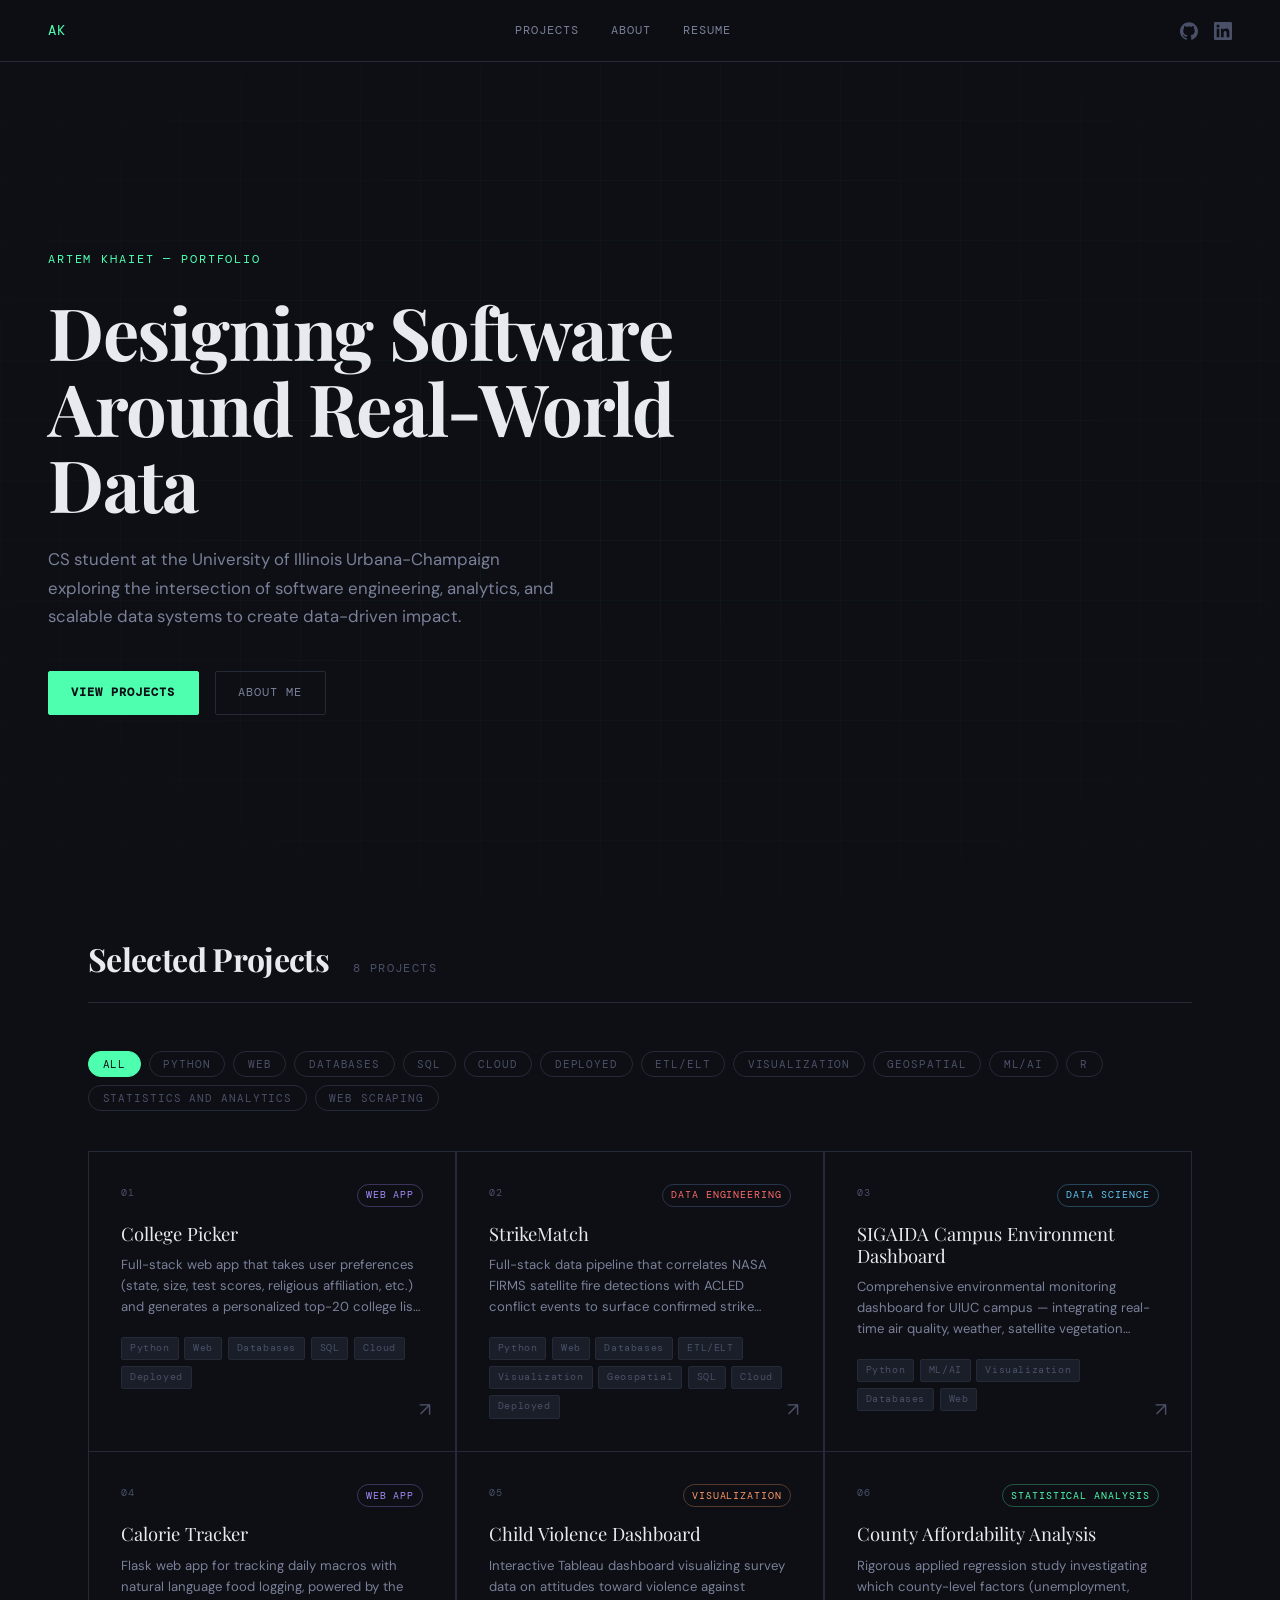
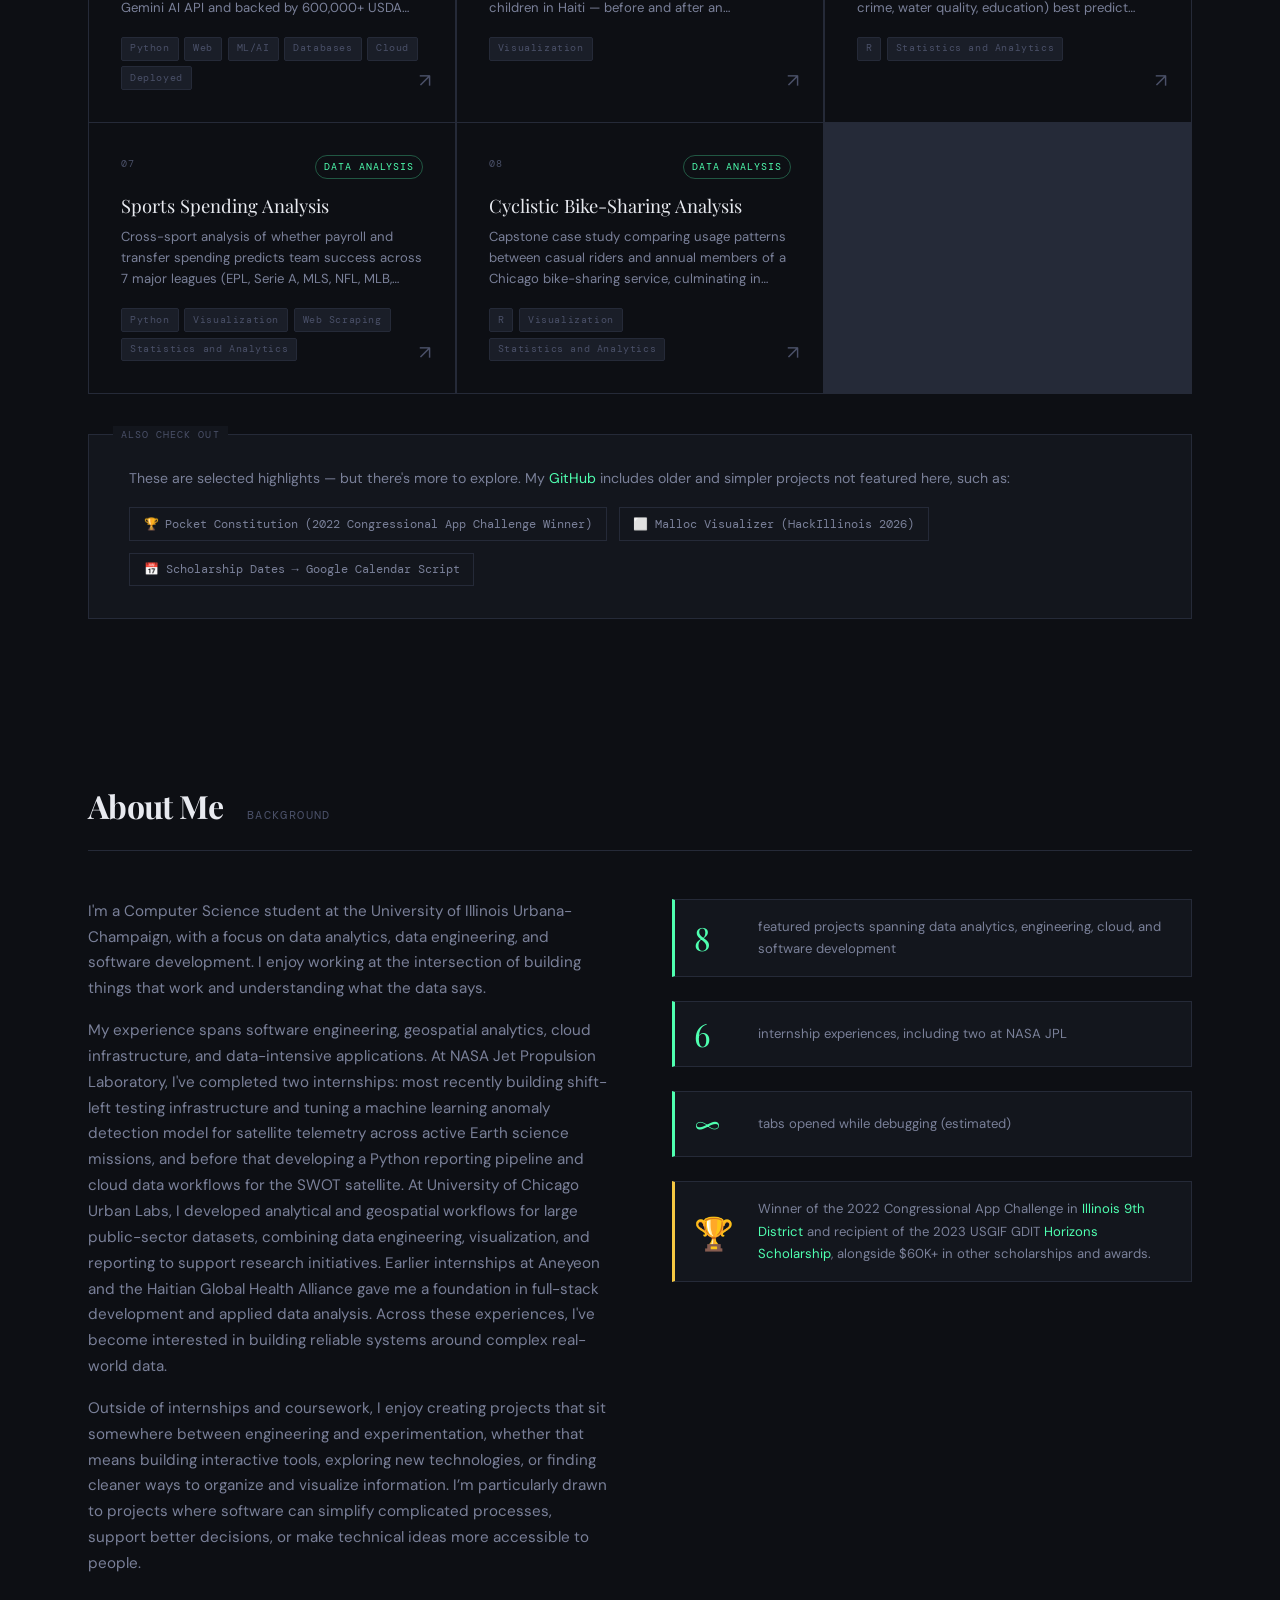
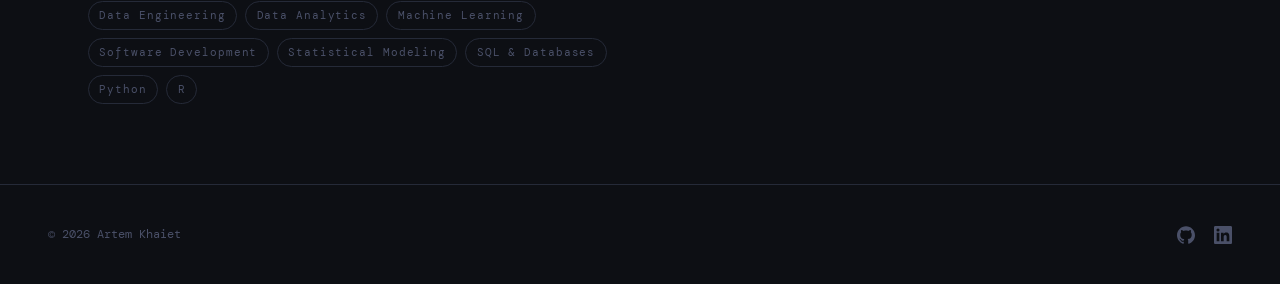
<file: index.html>
<!DOCTYPE html>
<html lang="en">
<head>
  <meta charset="UTF-8" />
  <meta name="viewport" content="width=device-width, initial-scale=1.0" />
  <title>Artem Khaiet — Portfolio</title>
  <meta name="description" content="CS student at UIUC designing software around real-world data — full-stack apps, data engineering pipelines, and statistical analysis." />
  <link rel="icon" type="image/svg+xml" href="/portfolio/favicon.svg" />
  <link rel="stylesheet" href="css/style.css" />
  <meta property="og:type" content="website" />
  <meta property="og:title" content="Artem Khaiet — Portfolio" />
  <meta property="og:description" content="CS student at UIUC designing software around real-world data — full-stack apps, data engineering pipelines, and statistical analysis." />
  <meta property="og:url" content="https://artkha1.github.io/portfolio/" />
  <meta name="twitter:card" content="summary" />
  <meta name="twitter:title" content="Artem Khaiet — Portfolio" />
  <meta name="twitter:description" content="CS student at UIUC designing software around real-world data — full-stack apps, data engineering pipelines, and statistical analysis." />
</head>
<body>

<nav id="main-nav"></nav>

<!-- ── HERO ── -->
<header class="hero">
  <div class="hero-grid"></div>
  <p class="hero-eyebrow">Artem Khaiet — Portfolio</p>
  <h1>Designing Software Around Real-World Data</h1>
  <p class="hero-desc">CS student at the University of Illinois Urbana-Champaign exploring the intersection of software engineering, analytics, and scalable data systems to create data-driven impact.</p>
  <div class="hero-cta">
    <a href="#projects" class="btn btn-primary">View Projects</a>
    <a href="#about" class="btn btn-secondary">About Me</a>
  </div>
</header>

<!-- ── PROJECTS ── -->
<section id="projects" style="max-width:1200px;padding-top:2rem;">
  <div class="section-header">
    <h2>Selected Projects</h2>
    <span class="section-label">8 projects</span>
  </div>

  <!-- Filter bar -->
  <div class="filter-bar" id="filter-bar">
    <button class="filter-btn active" data-tag="All">All</button>
  </div>

  <!-- Grid -->
  <div class="projects-grid" id="projects-grid"></div>

  <!-- Other projects note -->
  <div class="other-projects" style="margin-top:2.5rem;" id="other-projects-note"></div>
</section>

<!-- ── ABOUT ── -->
<section id="about">
  <div class="section-header">
    <h2>About Me</h2>
    <span class="section-label">Background</span>
  </div>
  <div class="about-grid">
    <div class="about-text">
      <p>I'm a Computer Science student at the University of Illinois Urbana-Champaign, with a focus on data analytics, data engineering, and software development. I enjoy working at the intersection of building things that work and understanding what the data says.</p>
      <p>My experience spans software engineering, geospatial analytics, cloud infrastructure, and data-intensive applications. At NASA Jet Propulsion Laboratory, I've completed two internships: most recently building shift-left testing infrastructure and tuning a machine learning anomaly detection model for satellite telemetry across active Earth science missions, and before that developing a Python reporting pipeline and cloud data workflows for the SWOT satellite. At University of Chicago Urban Labs, I developed analytical and geospatial workflows for large public-sector datasets, combining data engineering, visualization, and reporting to support research initiatives. Earlier internships at Aneyeon and the Haitian Global Health Alliance gave me a foundation in full-stack development and applied data analysis. Across these experiences, I've become interested in building reliable systems around complex real-world data.</p>
      <p>Outside of internships and coursework, I enjoy creating projects that sit somewhere between engineering and experimentation, whether that means building interactive tools, exploring new technologies, or finding cleaner ways to organize and visualize information. I’m particularly drawn to projects where software can simplify complicated processes, support better decisions, or make technical ideas more accessible to people.</p>
      <div class="about-interests">
        <span class="tag-chip">Data Engineering</span>
        <span class="tag-chip">Data Analytics</span>
        <span class="tag-chip">Machine Learning</span>
        <span class="tag-chip">Software Development</span>
        <span class="tag-chip">Statistical Modeling</span>
        <span class="tag-chip">SQL & Databases</span>
        <span class="tag-chip">Python</span>
        <span class="tag-chip">R</span>
      </div>
    </div>
    <div class="about-stats">
      <div class="stat-row">
        <span class="stat-num">8</span>
        <span class="stat-desc">featured projects spanning data analytics, engineering, cloud, and software development</span>
      </div>
      <div class="stat-row">
        <span class="stat-num">6</span>
        <span class="stat-desc">internship experiences, including two at NASA JPL</span>
      </div>
      <div class="stat-row">
        <span class="stat-num">∞</span>
        <span class="stat-desc">tabs opened while debugging (estimated)</span>
      </div>
      <div class="stat-row" style="border-left-color: var(--gold);">
        <span class="stat-num" style="color:var(--gold);">🏆</span>
        <span class="stat-desc">Winner of the 2022 Congressional App Challenge in <a href="https://www.congressionalappchallenge.us/22-IL09" target="_blank">Illinois 9th District</a> and recipient of the 2023 USGIF GDIT <a href="https://usgif.org/2023-usgif-scholarship-awardees/#artem-khaiet" target="_blank">Horizons Scholarship</a>, alongside $60K+ in other scholarships and awards.</span>
      </div>
    </div>
  </div>
</section>

<footer id="main-footer" style="max-width:none;"></footer>

<script src="js/data.js"></script>
<script>
  // ── Collect all unique tags ──
  const ALL_TAGS = ['All'];
  PROJECTS.forEach(p => p.tags.forEach(t => { if (!ALL_TAGS.includes(t)) ALL_TAGS.push(t); }));

  // ── Render filter buttons ──
  const filterBar = document.getElementById('filter-bar');
  ALL_TAGS.forEach(tag => {
    if (tag === 'All') return; // already added in HTML
    const btn = document.createElement('button');
    btn.className = 'filter-btn';
    btn.dataset.tag = tag;
    btn.textContent = tag;
    filterBar.appendChild(btn);
  });

  // ── Render project cards ──
  function renderCards(activeTag) {
    const grid = document.getElementById('projects-grid');
    grid.innerHTML = '';
    const filtered = activeTag === 'All' ? PROJECTS : PROJECTS.filter(p => p.tags.includes(activeTag));
    filtered.forEach(p => {
      const card = document.createElement('a');
      card.className = 'project-card';
      card.href = `projects/${p.id}.html`;

      const badgeMap = { web: 'badge-web', award: 'badge-award', viz: 'badge-viz', datasci: 'badge-datasci', dataeng: 'badge-dataeng' };
      const badgeClass = badgeMap[p.badge] || 'badge-data';

      card.innerHTML = `
        <div class="card-meta">
          <span class="card-num">${p.num}</span>
          <span class="card-badge ${badgeClass}">${p.badgeLabel}</span>
        </div>
        <div class="card-title">${p.title}</div>
        <div class="card-desc">${p.desc}</div>
        <div class="card-tags">
          ${p.tags.map(t => `<span class="card-tag">${t}</span>`).join('')}
        </div>
        <span class="card-arrow">${ICONS.arrow}</span>
      `;
      grid.appendChild(card);
    });

    if (filtered.length === 0) {
      grid.innerHTML = `<div style="padding:3rem;color:var(--text-dim);font-family:var(--mono);font-size:0.8rem;background:var(--bg);">No projects match this filter.</div>`;
    }
  }

  // ── Filter click handler ──
  filterBar.addEventListener('click', e => {
    if (!e.target.classList.contains('filter-btn')) return;
    document.querySelectorAll('.filter-btn').forEach(b => b.classList.remove('active'));
    e.target.classList.add('active');
    renderCards(e.target.dataset.tag);
  });

  // ── Other projects note ──
  document.getElementById('other-projects-note').innerHTML = `
    <p>These are selected highlights — but there's more to explore. My <a href="https://github.com/artkha1" target="_blank">GitHub</a> includes older and simpler projects not featured here, such as:</p>
    <div class="other-links">
      <a class="other-link" href="https://github.com/artkha1/pocketConstitution" target="_blank">
        <span class="award-mark">🏆</span> Pocket Constitution (2022 Congressional App Challenge Winner)
      </a>
      <a class="other-link" href="https://github.com/artkha1/malloc_visualizer" target="_blank">
        ⬜ Malloc Visualizer (HackIllinois 2026)
      </a>
      <a class="other-link" href="https://github.com/artkha1/scholarship-dates" target="_blank">
        📅 Scholarship Dates → Google Calendar Script
      </a>
    </div>
  `;

  // ── Init ──
  buildNav();
  buildFooter();
  renderCards('All');
</script>
</body>
</html>
</file>
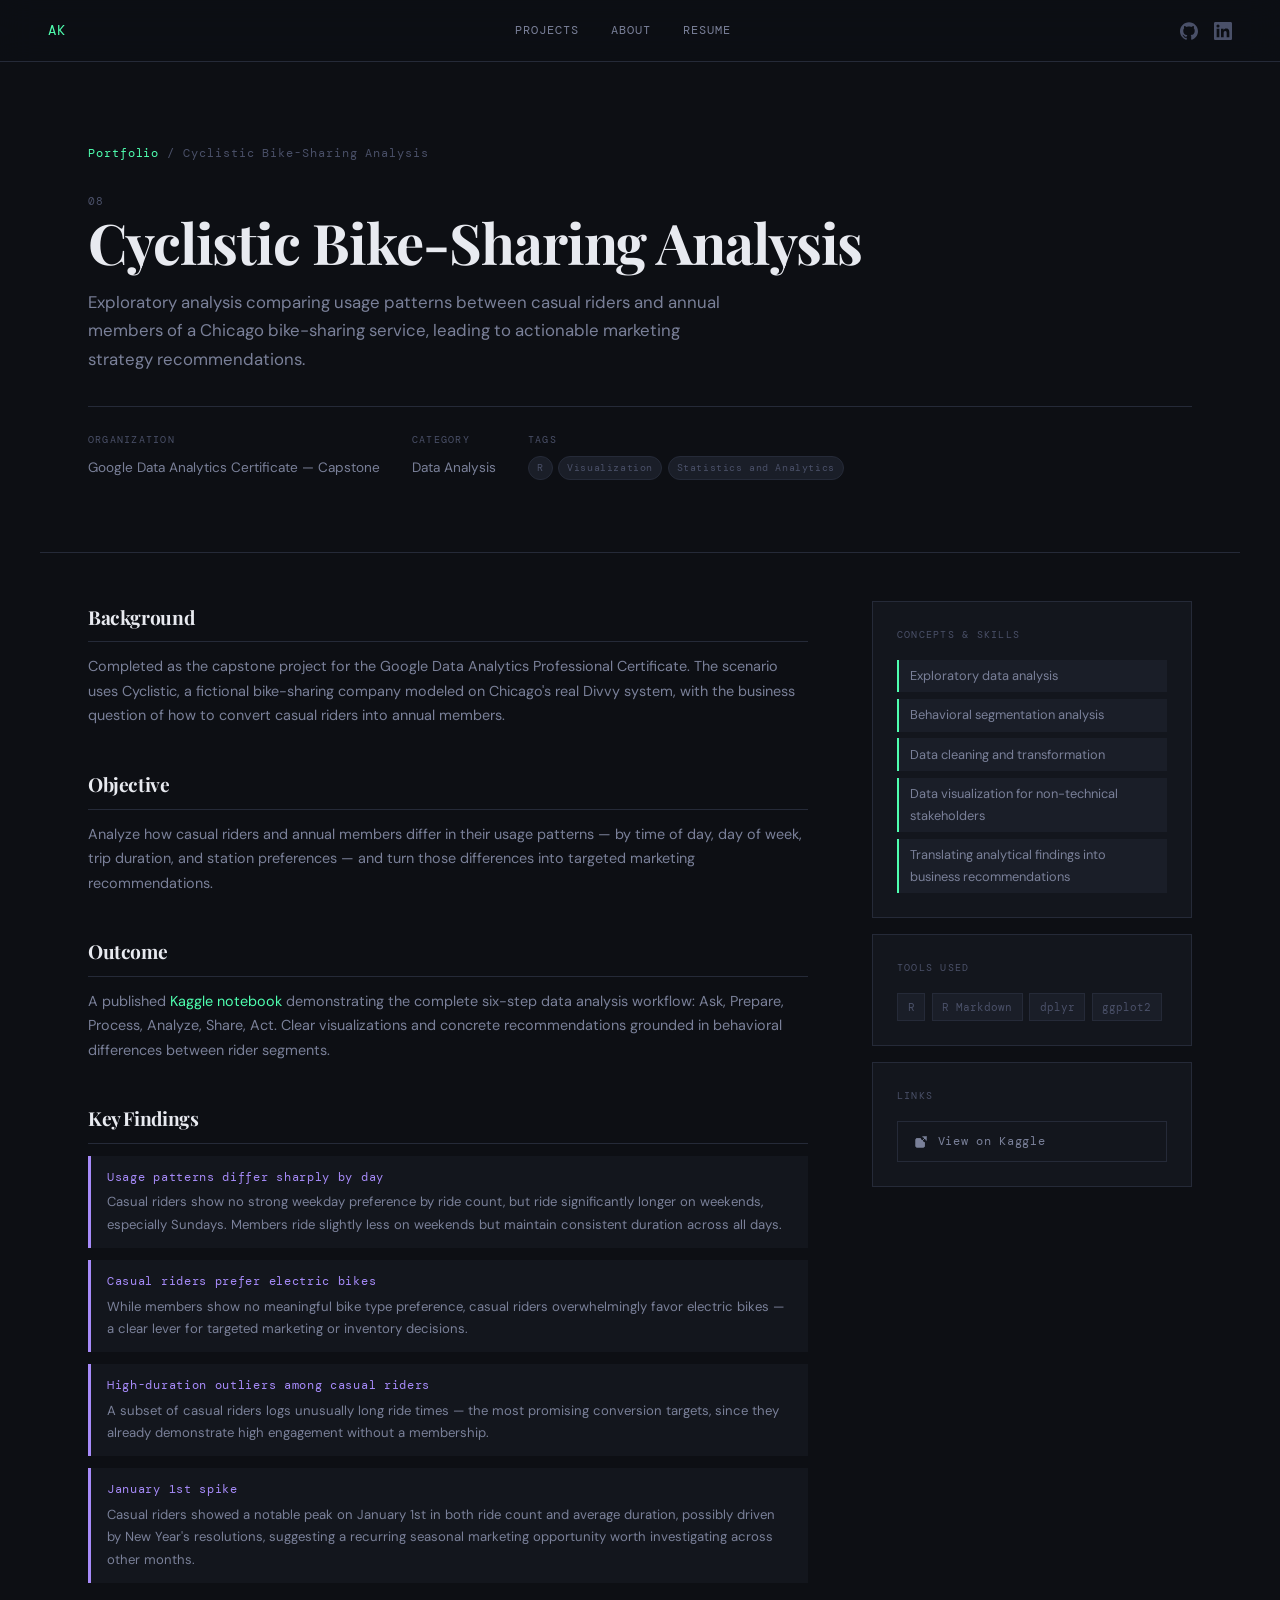
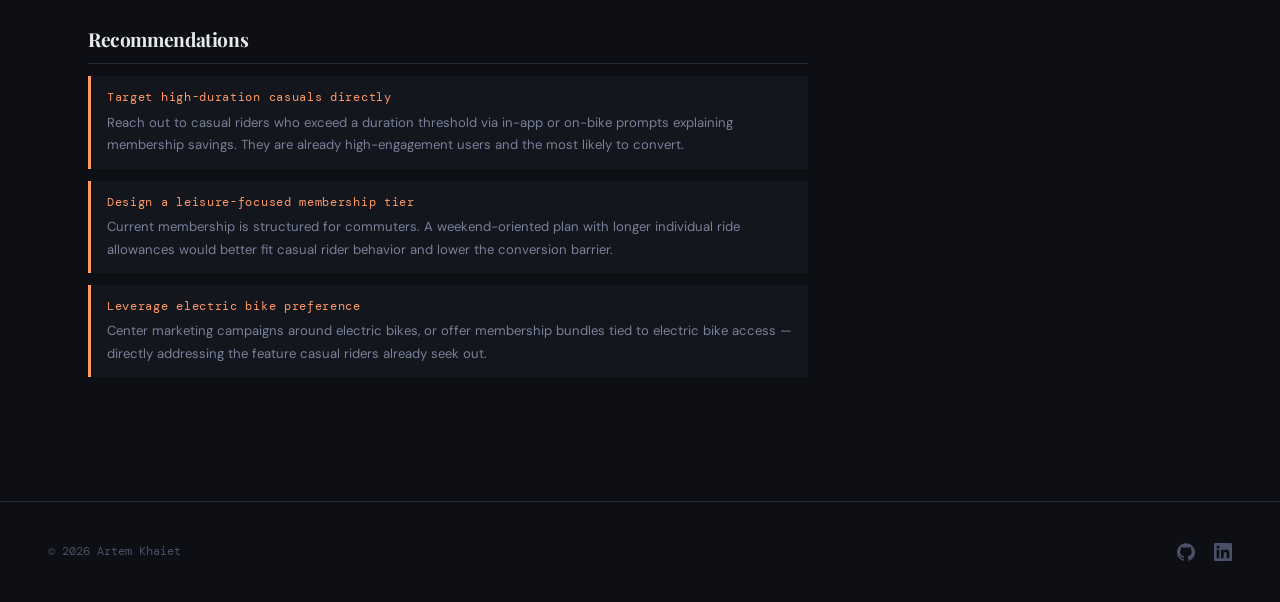
<file: projects/bike-sharing.html>
<!DOCTYPE html>
<html lang="en">
<head>
  <meta charset="UTF-8" />
  <meta name="viewport" content="width=device-width, initial-scale=1.0" />
  <title>Cyclistic Bike-Sharing Analysis — Artem Khaiet</title>
  <meta name="description" content="Capstone case study comparing usage patterns between casual riders and annual members of a Chicago bike-sharing service, culminating in data-driven marketing recommendations." />
  <link rel="icon" type="image/svg+xml" href="/portfolio/favicon.svg" />
  <link rel="stylesheet" href="../css/style.css" />
  <meta property="og:type" content="article" />
  <meta property="og:title" content="Cyclistic Bike-Sharing Analysis — Artem Khaiet" />
  <meta property="og:description" content="Capstone case study comparing usage patterns between casual riders and annual members of a Chicago bike-sharing service, culminating in data-driven marketing recommendations." />
  <meta property="og:url" content="https://artkha1.github.io/portfolio/projects/bike-sharing.html" />
  <meta name="twitter:card" content="summary" />
  <meta name="twitter:title" content="Cyclistic Bike-Sharing Analysis — Artem Khaiet" />
  <meta name="twitter:description" content="Capstone case study comparing usage patterns between casual riders and annual members of a Chicago bike-sharing service, culminating in data-driven marketing recommendations." />
</head>
<body class="project-page">

<nav id="main-nav"></nav>

<div class="project-hero">
  <div class="project-breadcrumb">
    <a href="../index.html">Portfolio</a>
    <span>/</span>
    <span>Cyclistic Bike-Sharing Analysis</span>
  </div>
  <span style="font-family:var(--mono);font-size:0.68rem;letter-spacing:0.1em;color:var(--text-dim);">08</span>
  <h1>Cyclistic Bike-Sharing Analysis</h1>
  <p class="lead">Exploratory analysis comparing usage patterns between casual riders and annual members of a Chicago bike-sharing service, leading to actionable marketing strategy recommendations.</p>
  <div class="project-meta-row">
    <div class="meta-item">
      <div class="meta-label">Organization</div>
      <div class="meta-value">Google Data Analytics Certificate — Capstone</div>
    </div>
    <div class="meta-item">
      <div class="meta-label">Category</div>
      <div class="meta-value">Data Analysis</div>
    </div>
    <div class="meta-item">
      <div class="meta-label">Tags</div>
      <div class="meta-tags"><span class="card-tag" style="border-radius:999px;">R</span><span class="card-tag" style="border-radius:999px;">Visualization</span><span class="card-tag" style="border-radius:999px;">Statistics and Analytics</span></div>
    </div>
  </div>
</div>

<div class="project-body">
  <div class="project-content">
    <h2>Background</h2>
    <p>Completed as the capstone project for the Google Data Analytics Professional Certificate. The scenario uses Cyclistic, a fictional bike-sharing company modeled on Chicago's real Divvy system, with the business question of how to convert casual riders into annual members.</p>

    <h2>Objective</h2>
    <p>Analyze how casual riders and annual members differ in their usage patterns — by time of day, day of week, trip duration, and station preferences — and turn those differences into targeted marketing recommendations.</p>

    <h2>Outcome</h2>
    <p>A published <a href="https://www.kaggle.com/code/artemkhaiet/cyclistic-analysis" target="_blank"> Kaggle notebook </a> demonstrating the complete six-step data analysis workflow: Ask, Prepare, Process, Analyze, Share, Act. Clear visualizations and concrete recommendations grounded in behavioral differences between rider segments.</p>
    
    <h2>Key Findings</h2>
    <div class="finding">
      <div class="finding-stat">Usage patterns differ sharply by day</div>
      <p>Casual riders show no strong weekday preference by ride count, but ride significantly longer on weekends, especially Sundays. Members ride slightly less on weekends but maintain consistent duration across all days.</p>
    </div>
    <div class="finding">
      <div class="finding-stat">Casual riders prefer electric bikes</div>
      <p>While members show no meaningful bike type preference, casual riders overwhelmingly favor electric bikes — a clear lever for targeted marketing or inventory decisions.</p>
    </div>
    <div class="finding">
      <div class="finding-stat">High-duration outliers among casual riders</div>
      <p>A subset of casual riders logs unusually long ride times — the most promising conversion targets, since they already demonstrate high engagement without a membership.</p>
    </div>
    <div class="finding">
      <div class="finding-stat">January 1st spike</div>
      <p>Casual riders showed a notable peak on January 1st in both ride count and average duration, possibly driven by New Year's resolutions, suggesting a recurring seasonal marketing opportunity worth investigating across other months.</p>
    </div>

    <h2>Recommendations</h2>
    <div class="finding" style="border-left-color: var(--accent5);">
      <div class="finding-stat" style="color:var(--accent5);">Target high-duration casuals directly</div>
      <p>Reach out to casual riders who exceed a duration threshold via in-app or on-bike prompts explaining membership savings. They are already high-engagement users and the most likely to convert.</p>
    </div>
    <div class="finding" style="border-left-color: var(--accent5);">
      <div class="finding-stat" style="color:var(--accent5);">Design a leisure-focused membership tier</div>
      <p>Current membership is structured for commuters. A weekend-oriented plan with longer individual ride allowances would better fit casual rider behavior and lower the conversion barrier.</p>
    </div>
    <div class="finding" style="border-left-color: var(--accent5);">
      <div class="finding-stat" style="color:var(--accent5);">Leverage electric bike preference</div>
      <p>Center marketing campaigns around electric bikes, or offer membership bundles tied to electric bike access — directly addressing the feature casual riders already seek out.</p>
    </div>
  </div>

  <div class="project-sidebar">
    <div class="sidebar-card">
      <div class="sidebar-title">Concepts &amp; Skills</div>
      <div class="skill-list">
        <div class="skill-item">Exploratory data analysis</div><div class="skill-item">Behavioral segmentation analysis</div><div class="skill-item">Data cleaning and transformation</div><div class="skill-item">Data visualization for non-technical stakeholders</div><div class="skill-item">Translating analytical findings into business recommendations</div>
      </div>
    </div>
    <div class="sidebar-card">
      <div class="sidebar-title">Tools Used</div>
      <div class="tool-list">
        <span class="tool-pill">R</span><span class="tool-pill">R Markdown</span><span class="tool-pill">dplyr</span><span class="tool-pill">ggplot2</span>
      </div>
    </div>
    <div class="sidebar-card">
      <div class="sidebar-title">Links</div>
      <div class="project-links"><a class="proj-link-btn" href="https://www.kaggle.com/code/artemkhaiet/cyclistic-analysis" target="_blank"><svg viewBox="0 0 24 24" fill="none" stroke="currentColor" stroke-width="1.5" xmlns="http://www.w3.org/2000/svg"><path d="M18 13v6a2 2 0 0 1-2 2H5a2 2 0 0 1-2-2V8a2 2 0 0 1 2-2h6M15 3h6v6M10 14 21 3" stroke-linecap="round" stroke-linejoin="round"/></svg> View on Kaggle</a></div></div>
  </div>
</div>

<footer id="main-footer" style="max-width:none;margin-top:4rem;"></footer>

<script src="../js/data.js"></script>
<script>
  buildNav();
  buildFooter();
</script>
</body>
</html>
</file>
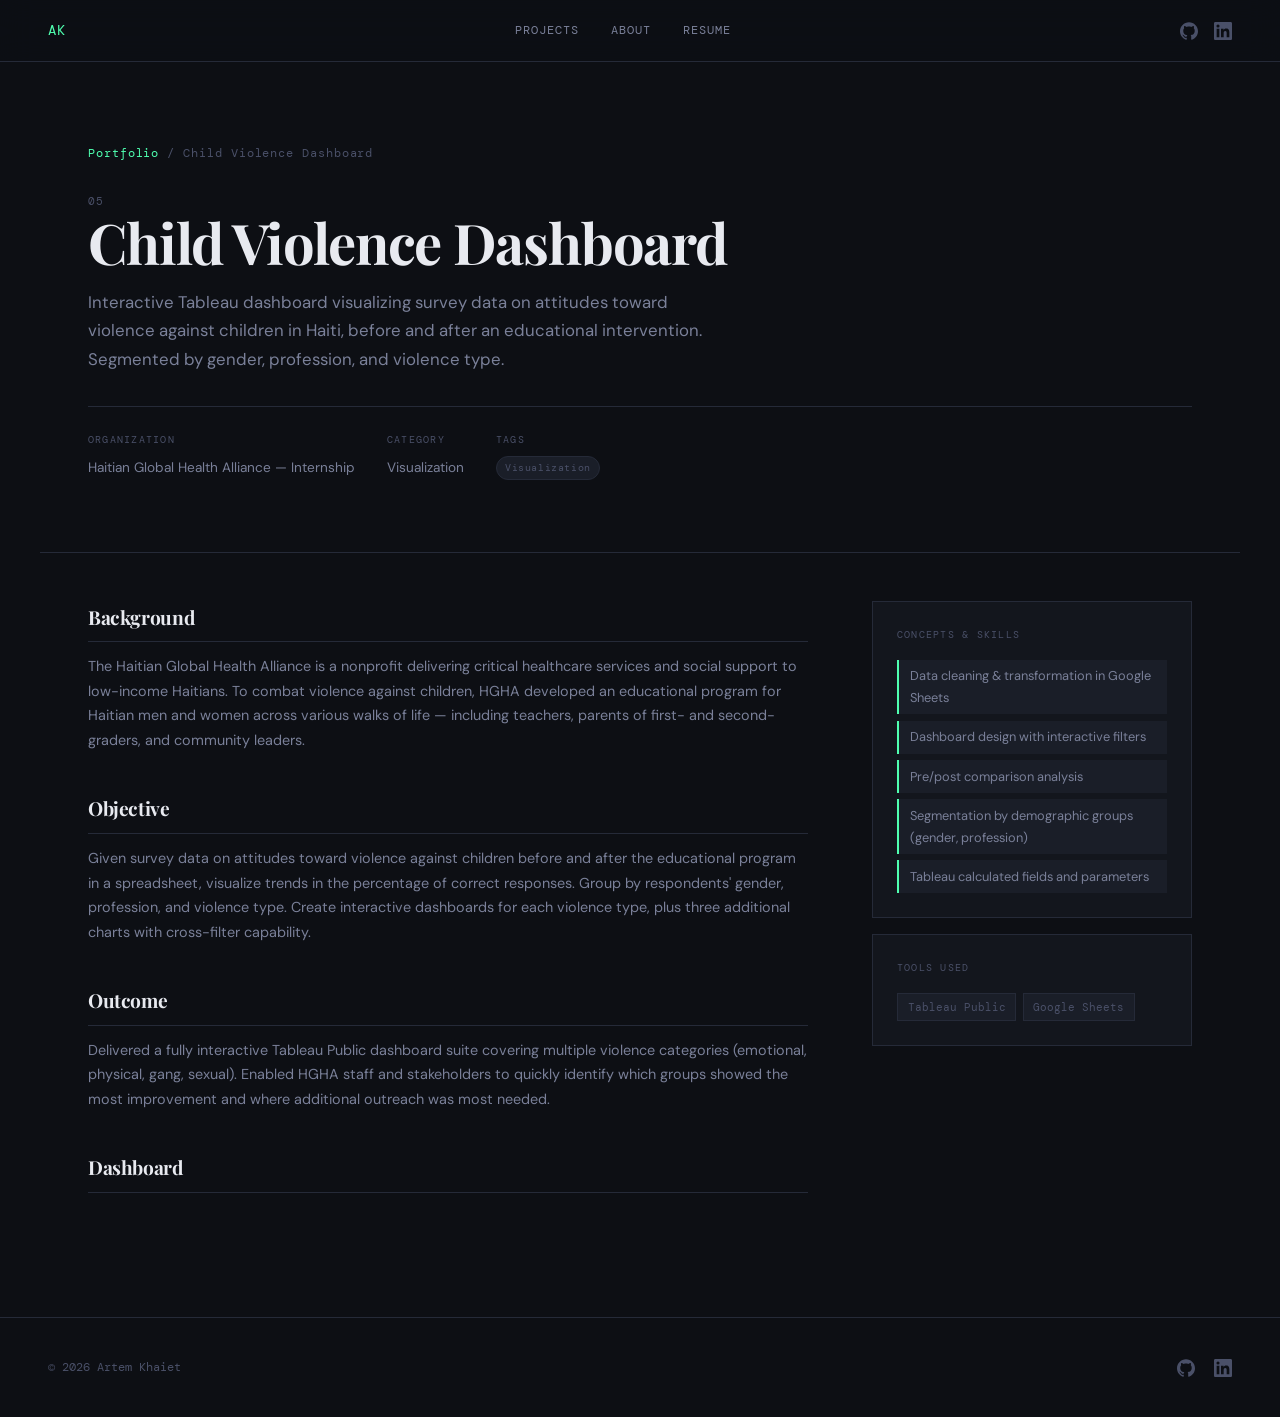
<file: projects/child-violence-dashboard.html>
<!DOCTYPE html>
<html lang="en">
<head>
  <meta charset="UTF-8" />
  <meta name="viewport" content="width=device-width, initial-scale=1.0" />
  <title>Child Violence Dashboard — Artem Khaiet</title>
  <meta name="description" content="Interactive Tableau dashboard visualizing survey data on attitudes toward violence against children in Haiti — before and after an educational intervention. Segmented by gender, profession, and violence type." />
  <link rel="icon" type="image/svg+xml" href="/portfolio/favicon.svg" />
  <link rel="stylesheet" href="../css/style.css" />
  <meta property="og:type" content="article" />
  <meta property="og:title" content="Child Violence Dashboard — Artem Khaiet" />
  <meta property="og:description" content="Interactive Tableau dashboard visualizing survey data on attitudes toward violence against children in Haiti — before and after an educational intervention. Segmented by gender, profession, and violence type." />
  <meta property="og:url" content="https://artkha1.github.io/portfolio/projects/child-violence-dashboard.html" />
  <meta name="twitter:card" content="summary" />
  <meta name="twitter:title" content="Child Violence Dashboard — Artem Khaiet" />
  <meta name="twitter:description" content="Interactive Tableau dashboard visualizing survey data on attitudes toward violence against children in Haiti — before and after an educational intervention. Segmented by gender, profession, and violence type." />
</head>
<body class="project-page">

<nav id="main-nav"></nav>

<div class="project-hero">
  <div class="project-breadcrumb">
    <a href="../index.html">Portfolio</a>
    <span>/</span>
    <span>Child Violence Dashboard</span>
  </div>
  <span style="font-family:var(--mono);font-size:0.68rem;letter-spacing:0.1em;color:var(--text-dim);">05</span>
  <h1>Child Violence Dashboard</h1>
  <p class="lead">Interactive Tableau dashboard visualizing survey data on attitudes toward violence against children in Haiti, before and after an educational intervention. Segmented by gender, profession, and violence type.</p>
  <div class="project-meta-row">
    <div class="meta-item">
      <div class="meta-label">Organization</div>
      <div class="meta-value">Haitian Global Health Alliance — Internship</div>
    </div>
    <div class="meta-item">
      <div class="meta-label">Category</div>
      <div class="meta-value">Visualization</div>
    </div>
    <div class="meta-item">
      <div class="meta-label">Tags</div>
      <div class="meta-tags"><span class="card-tag" style="border-radius:999px;">Visualization</span></div>
    </div>
  </div>
</div>

<div class="project-body">
  <div class="project-content">
    <h2>Background</h2>
    <p>The Haitian Global Health Alliance is a nonprofit delivering critical healthcare services and social support to low-income Haitians. To combat violence against children, HGHA developed an educational program for Haitian men and women across various walks of life — including teachers, parents of first- and second-graders, and community leaders.</p>

    <h2>Objective</h2>
    <p>Given survey data on attitudes toward violence against children before and after the educational program in a spreadsheet, visualize trends in the percentage of correct responses. Group by respondents' gender, profession, and violence type. Create interactive dashboards for each violence type, plus three additional charts with cross-filter capability.</p>

    <h2>Outcome</h2>
    <p>Delivered a fully interactive Tableau Public dashboard suite covering multiple violence categories (emotional, physical, gang, sexual). Enabled HGHA staff and stakeholders to quickly identify which groups showed the most improvement and where additional outreach was most needed.</p>

    <h2>Dashboard</h2>
    <div class='tableauPlaceholder' id='viz1693181196084' style='position:relative;width:100%;margin-top:0.5rem;'>
      <noscript>
        <a href='#'><img alt=' ' src='https://public.tableau.com/static/images/Ha/HaitiFinalDashboard/PhysicalViolenceDashboard/1_rss.png' style='border:none' /></a>
      </noscript>
      <object class='tableauViz' style='display:none;'>
        <param name='host_url' value='https%3A%2F%2Fpublic.tableau.com%2F' />
        <param name='embed_code_version' value='3' />
        <param name='site_root' value='' />
        <param name='name' value='HaitiFinalDashboard&#47;PhysicalViolenceDashboard' />
        <param name='tabs' value='yes' />
        <param name='toolbar' value='yes' />
        <param name='static_image' value='https://public.tableau.com/static/images/Ha/HaitiFinalDashboard/PhysicalViolenceDashboard/1.png' />
        <param name='animate_transition' value='yes' />
        <param name='display_static_image' value='yes' />
        <param name='display_spinner' value='yes' />
        <param name='display_overlay' value='yes' />
        <param name='display_count' value='yes' />
        <param name='language' value='en-US' />
      </object>
    </div>
    <script type='text/javascript'>
      var divElement = document.getElementById('viz1693181196084');
      var vizElement = divElement.getElementsByTagName('object')[0];
      if (divElement.offsetWidth > 800) {
        vizElement.style.width = '100%';
        vizElement.style.height = (divElement.offsetWidth * 0.75) + 'px';
      } else if (divElement.offsetWidth > 500) {
        vizElement.style.width = '100%';
        vizElement.style.height = (divElement.offsetWidth * 0.75) + 'px';
      } else {
        vizElement.style.width = '100%';
        vizElement.style.minHeight = '1350px';
        vizElement.style.maxHeight = (divElement.offsetWidth * 1.77) + 'px';
      }
      var scriptElement = document.createElement('script');
      scriptElement.src = 'https://public.tableau.com/javascripts/api/viz_v1.js';
      vizElement.parentNode.insertBefore(scriptElement, vizElement);
    </script>
  </div>

  <div class="project-sidebar">
    <div class="sidebar-card">
      <div class="sidebar-title">Concepts &amp; Skills</div>
      <div class="skill-list">
        <div class="skill-item">Data cleaning & transformation in Google Sheets</div><div class="skill-item">Dashboard design with interactive filters</div><div class="skill-item">Pre/post comparison analysis</div><div class="skill-item">Segmentation by demographic groups (gender, profession)</div><div class="skill-item">Tableau calculated fields and parameters</div>
      </div>
    </div>
    <div class="sidebar-card">
      <div class="sidebar-title">Tools Used</div>
      <div class="tool-list">
        <span class="tool-pill">Tableau Public</span><span class="tool-pill">Google Sheets</span>
      </div>
    </div>

  </div>
</div>

<footer id="main-footer" style="max-width:none;margin-top:4rem;"></footer>

<script src="../js/data.js"></script>
<script>
  buildNav();
  buildFooter();
</script>
</body>
</html>
</file>
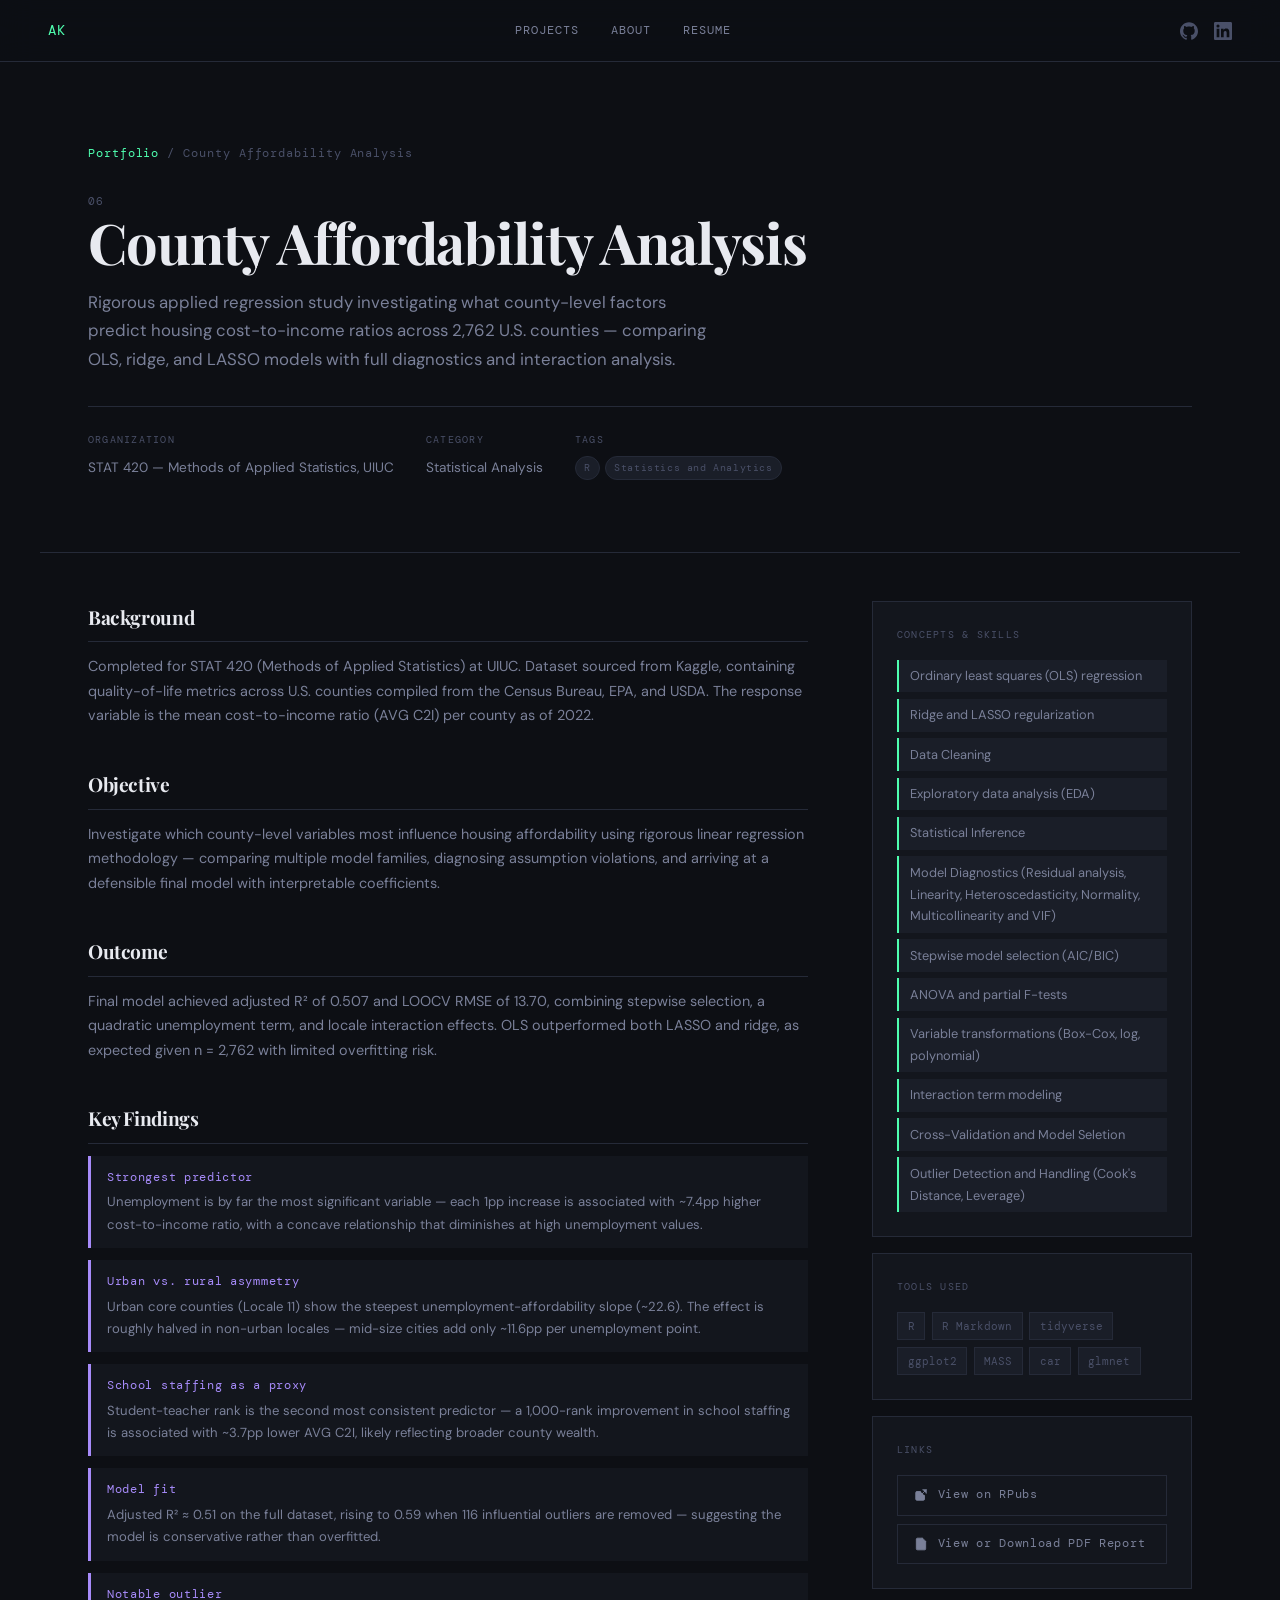
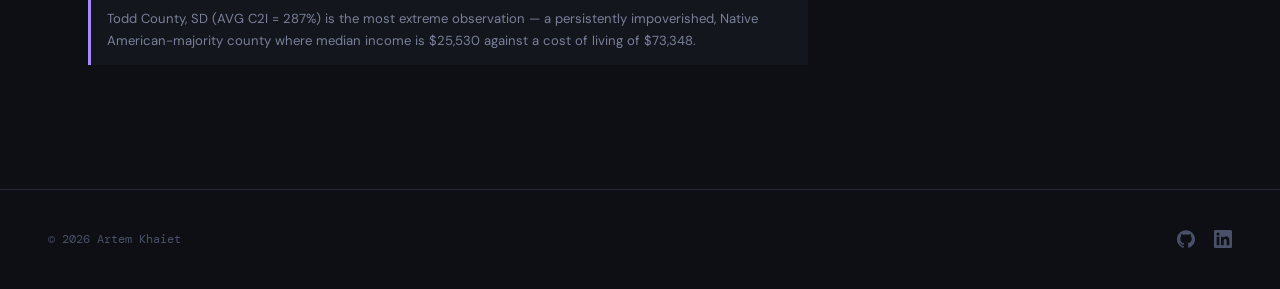
<file: projects/county-affordability.html>
<!DOCTYPE html>
<html lang="en">
<head>
  <meta charset="UTF-8" />
  <meta name="viewport" content="width=device-width, initial-scale=1.0" />
  <title>County Affordability Analysis — Artem Khaiet</title>
  <meta name="description" content="Rigorous applied regression study investigating which county-level factors (unemployment, crime, water quality, education) best predict housing cost-to-income ratios across 2,762 U.S. counties." />
  <link rel="icon" type="image/svg+xml" href="/portfolio/favicon.svg" />
  <link rel="stylesheet" href="../css/style.css" />
  <meta property="og:type" content="article" />
  <meta property="og:title" content="County Affordability Analysis — Artem Khaiet" />
  <meta property="og:description" content="Rigorous applied regression study investigating which county-level factors (unemployment, crime, water quality, education) best predict housing cost-to-income ratios across 2,762 U.S. counties." />
  <meta property="og:url" content="https://artkha1.github.io/portfolio/projects/county-affordability.html" />
  <meta name="twitter:card" content="summary" />
  <meta name="twitter:title" content="County Affordability Analysis — Artem Khaiet" />
  <meta name="twitter:description" content="Rigorous applied regression study investigating which county-level factors (unemployment, crime, water quality, education) best predict housing cost-to-income ratios across 2,762 U.S. counties." />
</head>
<body class="project-page">

<nav id="main-nav"></nav>

<div class="project-hero">
  <div class="project-breadcrumb">
    <a href="../index.html">Portfolio</a>
    <span>/</span>
    <span>County Affordability Analysis</span>
  </div>
  <span style="font-family:var(--mono);font-size:0.68rem;letter-spacing:0.1em;color:var(--text-dim);">06</span>
  <h1>County Affordability Analysis</h1>
  <p class="lead">Rigorous applied regression study investigating what county-level factors predict housing cost-to-income ratios across 2,762 U.S. counties — comparing OLS, ridge, and LASSO models with full diagnostics and interaction analysis.</p>
  <div class="project-meta-row">
    <div class="meta-item">
      <div class="meta-label">Organization</div>
      <div class="meta-value">STAT 420 — Methods of Applied Statistics, UIUC</div>
    </div>
    <div class="meta-item">
      <div class="meta-label">Category</div>
      <div class="meta-value">Statistical Analysis</div>
    </div>
    <div class="meta-item">
      <div class="meta-label">Tags</div>
      <div class="meta-tags"><span class="card-tag" style="border-radius:999px;">R</span><span class="card-tag" style="border-radius:999px;">Statistics and Analytics</span></div>
    </div>
  </div>
</div>

<div class="project-body">
  <div class="project-content">
    <h2>Background</h2>
    <p>Completed for STAT 420 (Methods of Applied Statistics) at UIUC. Dataset sourced from Kaggle, containing quality-of-life metrics across U.S. counties compiled from the Census Bureau, EPA, and USDA. The response variable is the mean cost-to-income ratio (AVG C2I) per county as of 2022.</p>

    <h2>Objective</h2>
    <p>Investigate which county-level variables most influence housing affordability using rigorous linear regression methodology — comparing multiple model families, diagnosing assumption violations, and arriving at a defensible final model with interpretable coefficients.</p>

    <h2>Outcome</h2>
    <p>Final model achieved adjusted R² of 0.507 and LOOCV RMSE of 13.70, combining stepwise selection, a quadratic unemployment term, and locale interaction effects. OLS outperformed both LASSO and ridge, as expected given n = 2,762 with limited overfitting risk.</p>

    <h2>Key Findings</h2>
    <div class="finding">
      <div class="finding-stat">Strongest predictor</div>
      <p>Unemployment is by far the most significant variable — each 1pp increase is associated with ~7.4pp higher cost-to-income ratio, with a concave relationship that diminishes at high unemployment values.</p>
    </div>
    <div class="finding">
      <div class="finding-stat">Urban vs. rural asymmetry</div>
      <p>Urban core counties (Locale 11) show the steepest unemployment-affordability slope (~22.6). The effect is roughly halved in non-urban locales — mid-size cities add only ~11.6pp per unemployment point.</p>
    </div>
    <div class="finding">
      <div class="finding-stat">School staffing as a proxy</div>
      <p>Student-teacher rank is the second most consistent predictor — a 1,000-rank improvement in school staffing is associated with ~3.7pp lower AVG C2I, likely reflecting broader county wealth.</p>
    </div>
    <div class="finding">
      <div class="finding-stat">Model fit</div>
      <p>Adjusted R² ≈ 0.51 on the full dataset, rising to 0.59 when 116 influential outliers are removed — suggesting the model is conservative rather than overfitted.</p>
    </div>
    <div class="finding">
      <div class="finding-stat">Notable outlier</div>
      <p>Todd County, SD (AVG C2I = 287%) is the most extreme observation — a persistently impoverished, Native American-majority county where median income is $25,530 against a cost of living of $73,348.</p>
    </div>
  </div>

  <div class="project-sidebar">
    <div class="sidebar-card">
      <div class="sidebar-title">Concepts &amp; Skills</div>
      <div class="skill-list">
        <div class="skill-item">Ordinary least squares (OLS) regression</div><div class="skill-item">Ridge and LASSO regularization</div><div class="skill-item">Data Cleaning</div><div class="skill-item">Exploratory data analysis (EDA)</div><div class="skill-item">Statistical Inference</div><div class="skill-item">Model Diagnostics (Residual analysis, Linearity, Heteroscedasticity, Normality, Multicollinearity and VIF)</div><div class="skill-item">Stepwise model selection (AIC/BIC)</div><div class="skill-item">ANOVA and partial F-tests</div><div class="skill-item">Variable transformations (Box-Cox, log, polynomial)</div><div class="skill-item">Interaction term modeling</div><div class="skill-item">Cross-Validation and Model Seletion</div><div class="skill-item">Outlier Detection and Handling (Cook's Distance, Leverage)</div>
      </div>
    </div>
    <div class="sidebar-card">
      <div class="sidebar-title">Tools Used</div>
      <div class="tool-list">
        <span class="tool-pill">R</span><span class="tool-pill">R Markdown</span><span class="tool-pill">tidyverse</span><span class="tool-pill">ggplot2</span><span class="tool-pill">MASS</span><span class="tool-pill">car</span><span class="tool-pill">glmnet</span>
      </div>
    </div>
    <div class="sidebar-card">
      <div class="sidebar-title">Links</div>
      <div class="project-links">
        <a class="proj-link-btn" href="https://rpubs.com/timkhaiet/county_analysis" target="_blank">
          <svg viewBox="0 0 24 24" fill="none" stroke="currentColor" stroke-width="1.5"><path d="M18 13v6a2 2 0 0 1-2 2H5a2 2 0 0 1-2-2V8a2 2 0 0 1 2-2h6M15 3h6v6M10 14 21 3" stroke-linecap="round" stroke-linejoin="round"/></svg>
          View on RPubs
        </a>
        <a class="proj-link-btn" href="assets/county-affordability/STAT420Project.pdf" target="_blank">
          <svg viewBox="0 0 24 24" fill="none" stroke="currentColor" stroke-width="1.5"><path d="M14 2H6a2 2 0 0 0-2 2v16a2 2 0 0 0 2 2h12a2 2 0 0 0 2-2V8z" stroke-linecap="round" stroke-linejoin="round"/><polyline points="14 2 14 8 20 8" stroke-linecap="round" stroke-linejoin="round"/></svg>
          View or Download PDF Report
        </a>
      </div>
    </div>
    
  </div>
</div>

<footer id="main-footer" style="max-width:none;margin-top:4rem;"></footer>

<script src="../js/data.js"></script>
<script>
  buildNav();
  buildFooter();
</script>
</body>
</html>
</file>
<file: css/style.css>
@import url('https://fonts.googleapis.com/css2?family=Playfair+Display:ital,wght@0,400;0,700;1,400&family=DM+Mono:wght@300;400;500&family=DM+Sans:wght@300;400;500;600&display=swap');

:root {
  --bg: #0d0f14;
  --bg2: #13161d;
  --bg3: #1a1e28;
  --border: #252a38;
  --text: #e8eaf0;
  --text-muted: #7a8099;
  --text-dim: #4a5068;
  --accent: #4fffb0;
  --accent2: #ff6b6b;
  --accent3: #a78bfa;
  --accent4: #60c8f5;
  --accent5: #ff9966;
  --gold: #f5c842;
  --link: #4fffb0;
  --card-hover: #1e2333;
  --radius: 2px;
  --mono: 'DM Mono', monospace;
  --sans: 'DM Sans', sans-serif;
  --serif: 'Playfair Display', serif;
}

*, *::before, *::after { box-sizing: border-box; margin: 0; padding: 0; }

html { scroll-behavior: smooth; }

body {
  background: var(--bg);
  color: var(--text);
  font-family: var(--sans);
  font-size: 15px;
  line-height: 1.7;
  min-height: 100vh;
}

/* ── SCROLLBAR ── */
::-webkit-scrollbar { width: 4px; }
::-webkit-scrollbar-track { background: var(--bg); }
::-webkit-scrollbar-thumb { background: var(--border); border-radius: 2px; }

/* ── TYPOGRAPHY ── */
h1, h2, h3 { font-family: var(--serif); font-weight: 700; letter-spacing: -0.02em; }
h1 { font-size: clamp(2.4rem, 6vw, 4.5rem); line-height: 1.05; }
h2 { font-size: clamp(1.4rem, 3vw, 2rem); }
h3 { font-size: 1.1rem; }
p { color: var(--text-muted); }
a { color: var(--link); text-decoration: none; transition: opacity 0.2s; }
a:hover { opacity: 0.75; }

/* ── NAV ── */
nav {
  position: fixed; top: 0; left: 0; right: 0; z-index: 100;
  display: flex; align-items: center; justify-content: space-between;
  padding: 1.2rem 3rem;
  background: rgba(13,15,20,0.85);
  backdrop-filter: blur(16px);
  border-bottom: 1px solid var(--border);
}
.nav-logo {
  font-family: var(--mono);
  font-size: 0.85rem;
  color: var(--accent);
  letter-spacing: 0.1em;
  text-transform: uppercase;
}
.nav-links { display: flex; gap: 2rem; align-items: center; }
.nav-links a {
  font-family: var(--mono);
  font-size: 0.78rem;
  letter-spacing: 0.08em;
  text-transform: uppercase;
  color: var(--text-muted);
  transition: color 0.2s;
}
.nav-links a:hover { color: var(--text); opacity: 1; }
.nav-social { display: flex; gap: 1rem; align-items: center; }
.nav-social a {
  color: var(--text-dim);
  transition: color 0.2s;
  display: flex; align-items: center;
}
.nav-social a:hover { color: var(--accent); opacity: 1; }
.nav-social svg { width: 18px; height: 18px; fill: currentColor; }
.nav-toggle {
  display: none;
  background: none;
  border: none;
  color: var(--text);
  cursor: pointer;
  padding: 0.25rem;
  align-items: center;
}
.nav-toggle svg { width: 22px; height: 22px; }

/* ── HERO ── */
.hero {
  min-height: 100vh;
  display: flex; flex-direction: column; justify-content: center;
  padding: 8rem 3rem 4rem;
  position: relative;
  overflow: hidden;
}
.hero-grid {
  position: absolute; inset: 0;
  background-image:
    linear-gradient(rgba(79,255,176,0.04) 1px, transparent 1px),
    linear-gradient(90deg, rgba(79,255,176,0.04) 1px, transparent 1px);
  background-size: 60px 60px;
  mask-image: radial-gradient(ellipse 80% 80% at 50% 50%, black 0%, transparent 100%);
  pointer-events: none;
}
.hero-eyebrow {
  font-family: var(--mono);
  font-size: 0.78rem;
  letter-spacing: 0.15em;
  text-transform: uppercase;
  color: var(--accent);
  margin-bottom: 1.5rem;
}
.hero h1 { max-width: 700px; margin-bottom: 1.5rem; }
.hero h1 em { font-style: italic; color: var(--text-muted); }
.hero-desc {
  max-width: 520px;
  font-size: 1.05rem;
  color: var(--text-muted);
  margin-bottom: 2.5rem;
}
.hero-cta {
  display: flex; gap: 1rem; flex-wrap: wrap;
}
.btn {
  display: inline-flex; align-items: center; gap: 0.5rem;
  padding: 0.65rem 1.4rem;
  font-family: var(--mono);
  font-size: 0.78rem;
  letter-spacing: 0.08em;
  text-transform: uppercase;
  border-radius: var(--radius);
  border: 1px solid;
  cursor: pointer;
  transition: all 0.2s;
  text-decoration: none;
}
.btn-primary {
  background: var(--accent);
  border-color: var(--accent);
  color: var(--bg);
  font-weight: 600;
}
.btn-primary:hover { background: transparent; color: var(--accent); opacity: 1; }
.btn-secondary {
  background: transparent;
  border-color: var(--border);
  color: var(--text-muted);
}
.btn-secondary:hover { border-color: var(--text-muted); color: var(--text); opacity: 1; }

/* ── SECTION ── */
section { padding: 5rem 3rem; max-width: 1200px; margin: 0 auto; }
.section-header {
  display: flex; align-items: baseline; gap: 1.5rem;
  margin-bottom: 3rem;
  padding-bottom: 1rem;
  border-bottom: 1px solid var(--border);
}
.section-label {
  font-family: var(--mono);
  font-size: 0.72rem;
  letter-spacing: 0.12em;
  text-transform: uppercase;
  color: var(--text-dim);
}

/* ── ABOUT ── */
.about-grid {
  display: grid;
  grid-template-columns: 1fr 1fr;
  gap: 4rem;
  align-items: start;
}
.about-text h2 { margin-bottom: 1.2rem; }
.about-text p { margin-bottom: 1rem; font-size: 0.95rem; }
.about-interests {
  display: flex; flex-wrap: wrap; gap: 0.5rem;
  margin-top: 1.5rem;
}
.tag-chip {
  font-family: var(--mono);
  font-size: 0.7rem;
  letter-spacing: 0.08em;
  padding: 0.25rem 0.65rem;
  border: 1px solid var(--border);
  border-radius: 999px;
  color: var(--text-dim);
}
.about-stats {
  display: flex; flex-direction: column; gap: 1.5rem;
}
.stat-row {
  display: flex; align-items: center; gap: 1rem;
  padding: 1rem 1.2rem;
  background: var(--bg2);
  border: 1px solid var(--border);
  border-left: 3px solid var(--accent);
}
.stat-num {
  font-family: var(--serif);
  font-size: 2rem;
  color: var(--accent);
  line-height: 1;
  min-width: 3rem;
}
.stat-desc {
  font-size: 0.82rem;
  color: var(--text-muted);
}

/* ── FILTERS ── */
.filter-bar {
  display: flex; flex-wrap: wrap; gap: 0.5rem;
  margin-bottom: 2.5rem;
}
.filter-btn {
  font-family: var(--mono);
  font-size: 0.7rem;
  letter-spacing: 0.08em;
  text-transform: uppercase;
  padding: 0.3rem 0.85rem;
  border: 1px solid var(--border);
  background: transparent;
  color: var(--text-dim);
  cursor: pointer;
  border-radius: 999px;
  transition: all 0.18s;
}
.filter-btn:hover { border-color: var(--accent); color: var(--accent); }
.filter-btn.active { background: var(--accent); border-color: var(--accent); color: var(--bg); }

/* ── PROJECT GRID ── */
.projects-grid {
  display: grid;
  grid-template-columns: repeat(auto-fill, minmax(340px, 1fr));
  gap: 1.5px;
  background: var(--border);
  border: 1px solid var(--border);
}
.project-card {
  background: var(--bg);
  padding: 2rem;
  position: relative;
  overflow: hidden;
  cursor: pointer;
  transition: background 0.2s;
  text-decoration: none;
  display: block;
  color: inherit;
}
.project-card::before {
  content: '';
  position: absolute;
  top: 0; left: 0; right: 0;
  height: 2px;
  background: var(--accent);
  transform: scaleX(0);
  transform-origin: left;
  transition: transform 0.3s ease;
}
.project-card:hover::before { transform: scaleX(1); }
.project-card:hover { background: var(--card-hover); opacity: 1; }
.card-meta {
  display: flex; justify-content: space-between; align-items: flex-start;
  margin-bottom: 1rem;
}
.card-num {
  font-family: var(--mono);
  font-size: 0.65rem;
  color: var(--text-dim);
  letter-spacing: 0.1em;
}
.card-badge {
  font-family: var(--mono);
  font-size: 0.6rem;
  letter-spacing: 0.1em;
  text-transform: uppercase;
  padding: 0.15rem 0.5rem;
  border-radius: 999px;
}
.badge-data { border: 1px solid rgba(79,255,176,0.3); color: var(--accent); }
.badge-datasci { border: 1px solid rgba(96,200,245,0.3); color: var(--accent4); }
.badge-viz { border: 1px solid rgba(255,153,102,0.3); color: var(--accent5); }
.badge-web { border: 1px solid rgba(167,139,250,0.3); color: var(--accent3); }
.badge-award { border: 1px solid rgba(245,200,66,0.3); color: var(--gold); }
.badge-dataeng { border: 1px solid rgba(106,137,203,0.3); color: var(--accent2); }
.card-title {
  font-family: var(--serif);
  font-size: 1.15rem;
  margin-bottom: 0.6rem;
  line-height: 1.2;
}
.card-desc {
  font-size: 0.82rem;
  color: var(--text-muted);
  line-height: 1.6;
  display: -webkit-box;
  -webkit-line-clamp: 3;
  -webkit-box-orient: vertical;
  overflow: hidden;
  margin-bottom: 1.2rem;
}
.card-tags {
  display: flex; flex-wrap: wrap; gap: 0.35rem;
}
.card-tag {
  font-family: var(--mono);
  font-size: 0.62rem;
  letter-spacing: 0.06em;
  padding: 0.15rem 0.5rem;
  background: var(--bg3);
  border: 1px solid var(--border);
  color: var(--text-dim);
  border-radius: 2px;
}
.card-arrow {
  position: absolute;
  bottom: 1.5rem; right: 1.5rem;
  font-size: 1.2rem;
  color: var(--text-dim);
  transition: all 0.2s;
}
.project-card:hover .card-arrow { color: var(--accent); transform: translate(2px, -2px); }

/* ── OTHER PROJECTS ── */
.other-projects {
  background: var(--bg2);
  border: 1px solid var(--border);
  padding: 2rem 2.5rem;
  position: relative;
}
.other-projects::before {
  content: 'also check out';
  position: absolute;
  top: -0.6rem; left: 1.5rem;
  font-family: var(--mono);
  font-size: 0.65rem;
  letter-spacing: 0.1em;
  text-transform: uppercase;
  background: var(--bg2);
  padding: 0 0.5rem;
  color: var(--text-dim);
}
.other-projects p { font-size: 0.88rem; margin-bottom: 1rem; }
.other-links { display: flex; flex-wrap: wrap; gap: 0.75rem; margin-top: 0.5rem; }
.other-link {
  font-family: var(--mono);
  font-size: 0.75rem;
  color: var(--text-muted);
  border: 1px solid var(--border);
  padding: 0.35rem 0.85rem;
  transition: all 0.18s;
  display: flex; align-items: center; gap: 0.4rem;
}
.other-link:hover { color: var(--accent); border-color: var(--accent); opacity: 1; }
.award-mark { color: var(--gold); }

/* ── FOOTER ── */
footer {
  border-top: 1px solid var(--border);
  padding: 2.5rem 3rem;
  display: flex; align-items: center; justify-content: space-between;
  flex-wrap: wrap; gap: 1rem;
}
.footer-copy {
  font-family: var(--mono);
  font-size: 0.72rem;
  color: var(--text-dim);
}
.footer-social { display: flex; gap: 1.2rem; align-items: center; }
.footer-social a { color: var(--text-dim); transition: color 0.2s; display: flex; }
.footer-social a:hover { color: var(--accent); opacity: 1; }
.footer-social svg { width: 18px; height: 18px; fill: currentColor; }

/* ── PROJECT PAGE ── */
.project-page { padding-top: 6rem; }
.project-hero {
  padding: 3rem;
  max-width: 1200px;
  margin: 0 auto;
  border-bottom: 1px solid var(--border);
}
.project-breadcrumb {
  font-family: var(--mono);
  font-size: 0.72rem;
  letter-spacing: 0.08em;
  color: var(--text-dim);
  margin-bottom: 1.5rem;
  display: flex; align-items: center; gap: 0.5rem;
}
.project-breadcrumb a { color: var(--accent); }
.project-hero h1 { font-size: clamp(2rem, 5vw, 3.5rem); margin-bottom: 1rem; }
.project-hero p.lead {
  font-size: 1.05rem;
  color: var(--text-muted);
  max-width: 640px;
  margin-bottom: 2rem;
}
.project-meta-row {
  display: flex; flex-wrap: wrap; gap: 2rem;
  padding: 1.5rem 0;
  border-top: 1px solid var(--border);
}
.meta-item {}
.meta-label {
  font-family: var(--mono);
  font-size: 0.65rem;
  letter-spacing: 0.12em;
  text-transform: uppercase;
  color: var(--text-dim);
  margin-bottom: 0.5rem;
}
.meta-value { font-size: 0.85rem; color: var(--text-muted); }
.meta-tags { display: flex; flex-wrap: wrap; gap: 0.35rem; }

.project-body {
  max-width: 1200px;
  margin: 0 auto;
  padding: 3rem;
  display: grid;
  grid-template-columns: 1fr 320px;
  gap: 4rem;
  align-items: start;
}
.project-content h2 {
  font-size: 1.2rem;
  margin-top: 2.5rem;
  margin-bottom: 0.75rem;
  color: var(--text);
  padding-bottom: 0.5rem;
  border-bottom: 1px solid var(--border);
}
.project-content h2:first-child { margin-top: 0; }
.project-content p { font-size: 0.9rem; margin-bottom: 0.9rem; }
.project-content ul {
  list-style: none;
  padding: 0;
  margin-bottom: 1rem;
}
.project-content ul li {
  font-size: 0.88rem;
  color: var(--text-muted);
  padding: 0.3rem 0 0.3rem 1.2rem;
  position: relative;
}
.project-content ul li::before {
  content: '—';
  position: absolute;
  left: 0;
  color: var(--accent);
  font-family: var(--mono);
}
.project-sidebar { position: sticky; top: 5rem; }
.sidebar-card {
  background: var(--bg2);
  border: 1px solid var(--border);
  padding: 1.5rem;
  margin-bottom: 1rem;
}
.sidebar-title {
  font-family: var(--mono);
  font-size: 0.65rem;
  letter-spacing: 0.12em;
  text-transform: uppercase;
  color: var(--text-dim);
  margin-bottom: 1rem;
}
.skill-list { display: flex; flex-direction: column; gap: 0.4rem; }
.skill-item {
  font-size: 0.8rem;
  color: var(--text-muted);
  padding: 0.35rem 0.7rem;
  background: var(--bg3);
  border-left: 2px solid var(--accent);
}
.tool-list { display: flex; flex-wrap: wrap; gap: 0.4rem; }
.tool-pill {
  font-family: var(--mono);
  font-size: 0.68rem;
  padding: 0.25rem 0.6rem;
  border: 1px solid var(--border);
  color: var(--text-dim);
  background: var(--bg3);
}
.project-links { display: flex; flex-direction: column; gap: 0.5rem; margin-top: 1rem; }
.proj-link-btn {
  display: flex; align-items: center; gap: 0.6rem;
  padding: 0.6rem 1rem;
  border: 1px solid var(--border);
  color: var(--text-muted);
  font-family: var(--mono);
  font-size: 0.72rem;
  letter-spacing: 0.06em;
  transition: all 0.2s;
  text-decoration: none;
}
.proj-link-btn:hover { border-color: var(--accent); color: var(--accent); opacity: 1; }
.proj-link-btn svg { width: 14px; height: 14px; fill: currentColor; flex-shrink: 0; }

.gallery-slide img {
  width: 100%;
  border: 1px solid var(--border);
  display: block;
  cursor: zoom-in;
}
.gallery-slide figcaption {
  font-family: var(--mono);
  font-size: 0.72rem;
  color: var(--text-dim);
  margin-top: 0.6rem;
  padding-left: 0.25rem;
}
.gallery-btn {
  font-family: var(--mono);
  font-size: 0.72rem;
  letter-spacing: 0.06em;
  background: transparent;
  border: 1px solid var(--border);
  color: var(--text-muted);
  padding: 0.35rem 0.85rem;
  cursor: pointer;
  transition: all 0.18s;
}
.gallery-btn:hover {
  border-color: var(--accent);
  color: var(--accent);
}

.lightbox {
  display: none;
  position: fixed;
  inset: 0;
  background: rgba(0,0,0,0.85);
  z-index: 1000;
  align-items: center;
  justify-content: center;
}
.lightbox.active { display: flex; }
.lightbox img {
  max-width: 90vw;
  max-height: 90vh;
  border: 1px solid var(--border);
}

.finding {
  border-left: 3px solid var(--accent3);
  background: var(--bg2);
  padding: 0.75rem 1rem;
  margin-bottom: 0.75rem;
}
.finding-stat {
  font-family: var(--mono);
  font-size: 0.72rem;
  color: var(--accent3);
  letter-spacing: 0.06em;
  margin-bottom: 0.25rem;
}
.finding p {
  font-size: 0.82rem;
  margin: 0;
}

/* ── HIDDEN ── */
.hidden { display: none !important; }

/* ── RESPONSIVE ── */
@media (max-width: 900px) {
  nav { padding: 1rem 1.5rem; }
  .nav-toggle { display: flex; }
  .nav-links {
    display: none;
    position: absolute;
    top: 100%;
    left: 0;
    right: 0;
    flex-direction: column;
    align-items: flex-start;
    gap: 0;
    background: var(--bg2);
    border-bottom: 1px solid var(--border);
    padding: 0.5rem 1.5rem 1rem;
  }
  .nav-links.open { display: flex; }
  .nav-links a { padding: 0.75rem 0; width: 100%; }
  section { padding: 4rem 1.5rem; }
  .hero { padding: 7rem 1.5rem 3rem; }
  .about-grid { grid-template-columns: 1fr; gap: 2rem; }
  .project-body { grid-template-columns: 1fr; }
  .project-sidebar { position: static; }
  .project-hero { padding: 2rem 1.5rem; }
  footer { padding: 2rem 1.5rem; }
}
</file>
